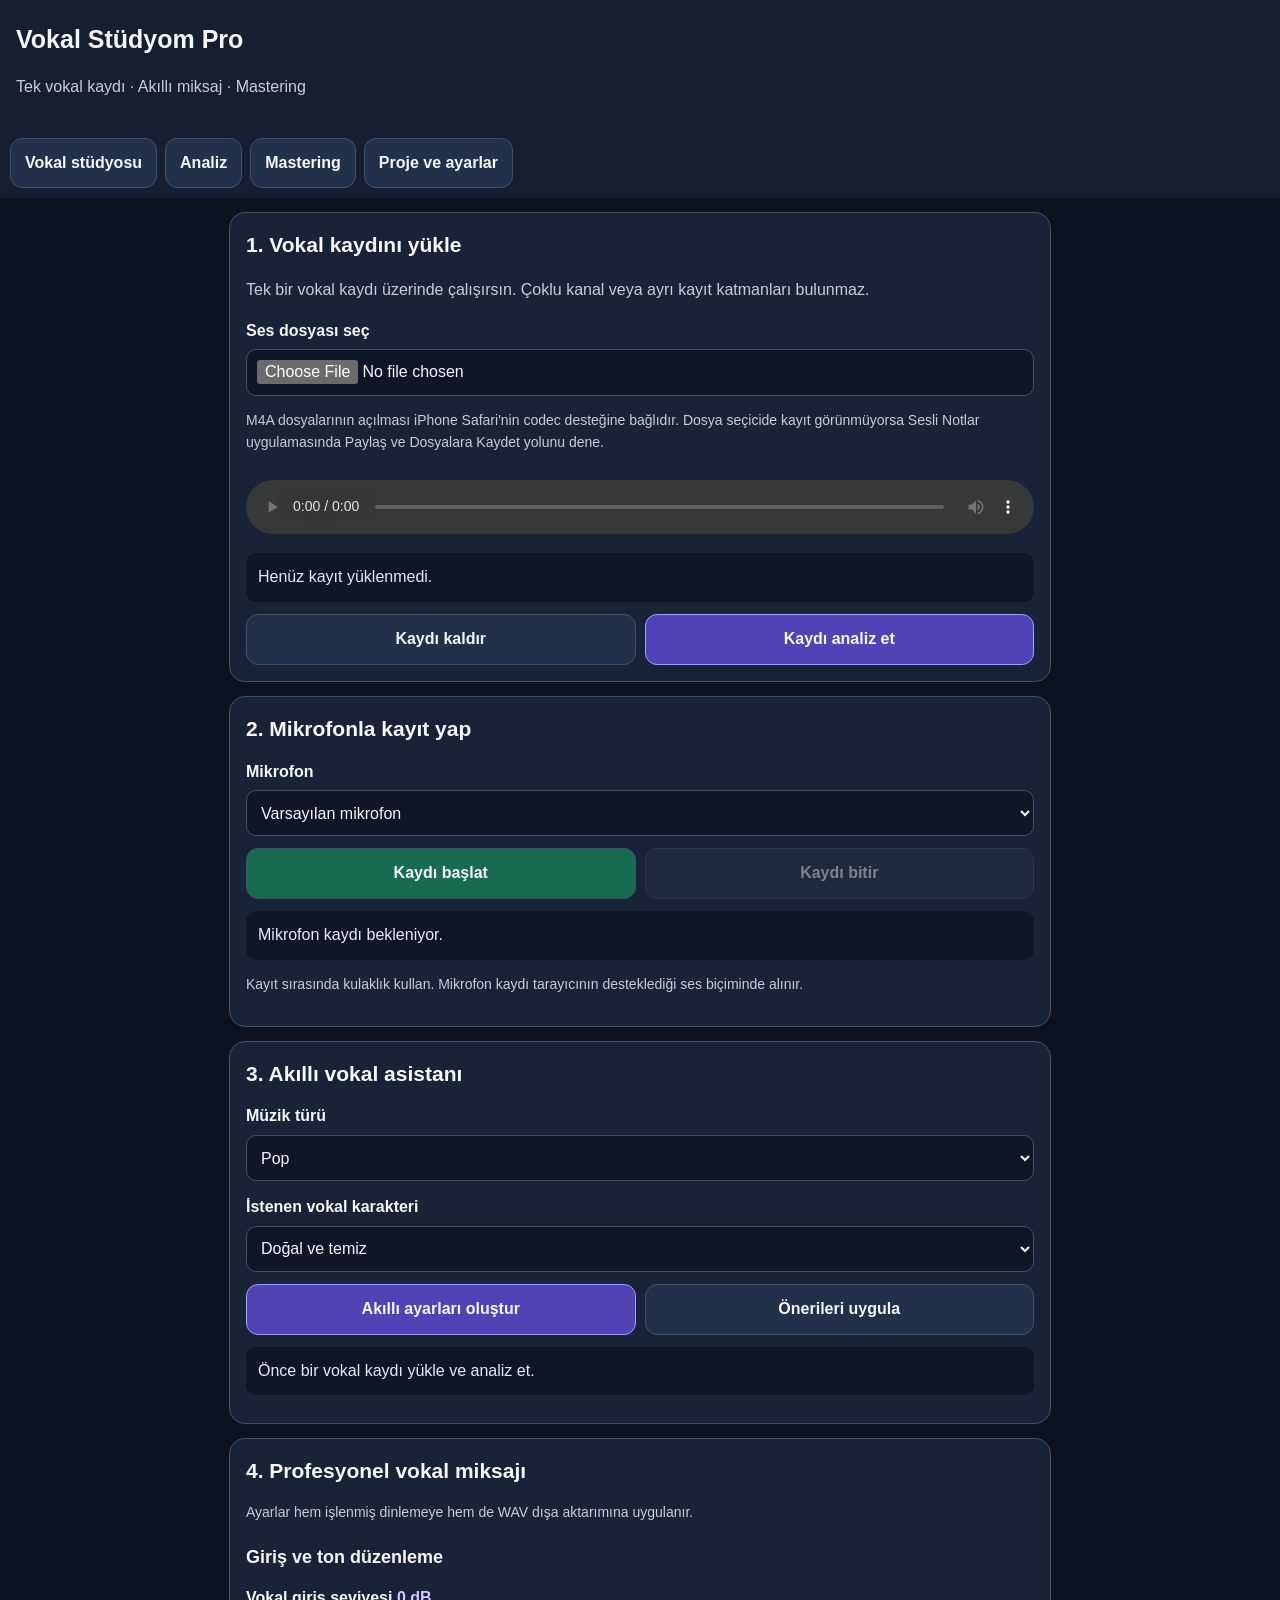
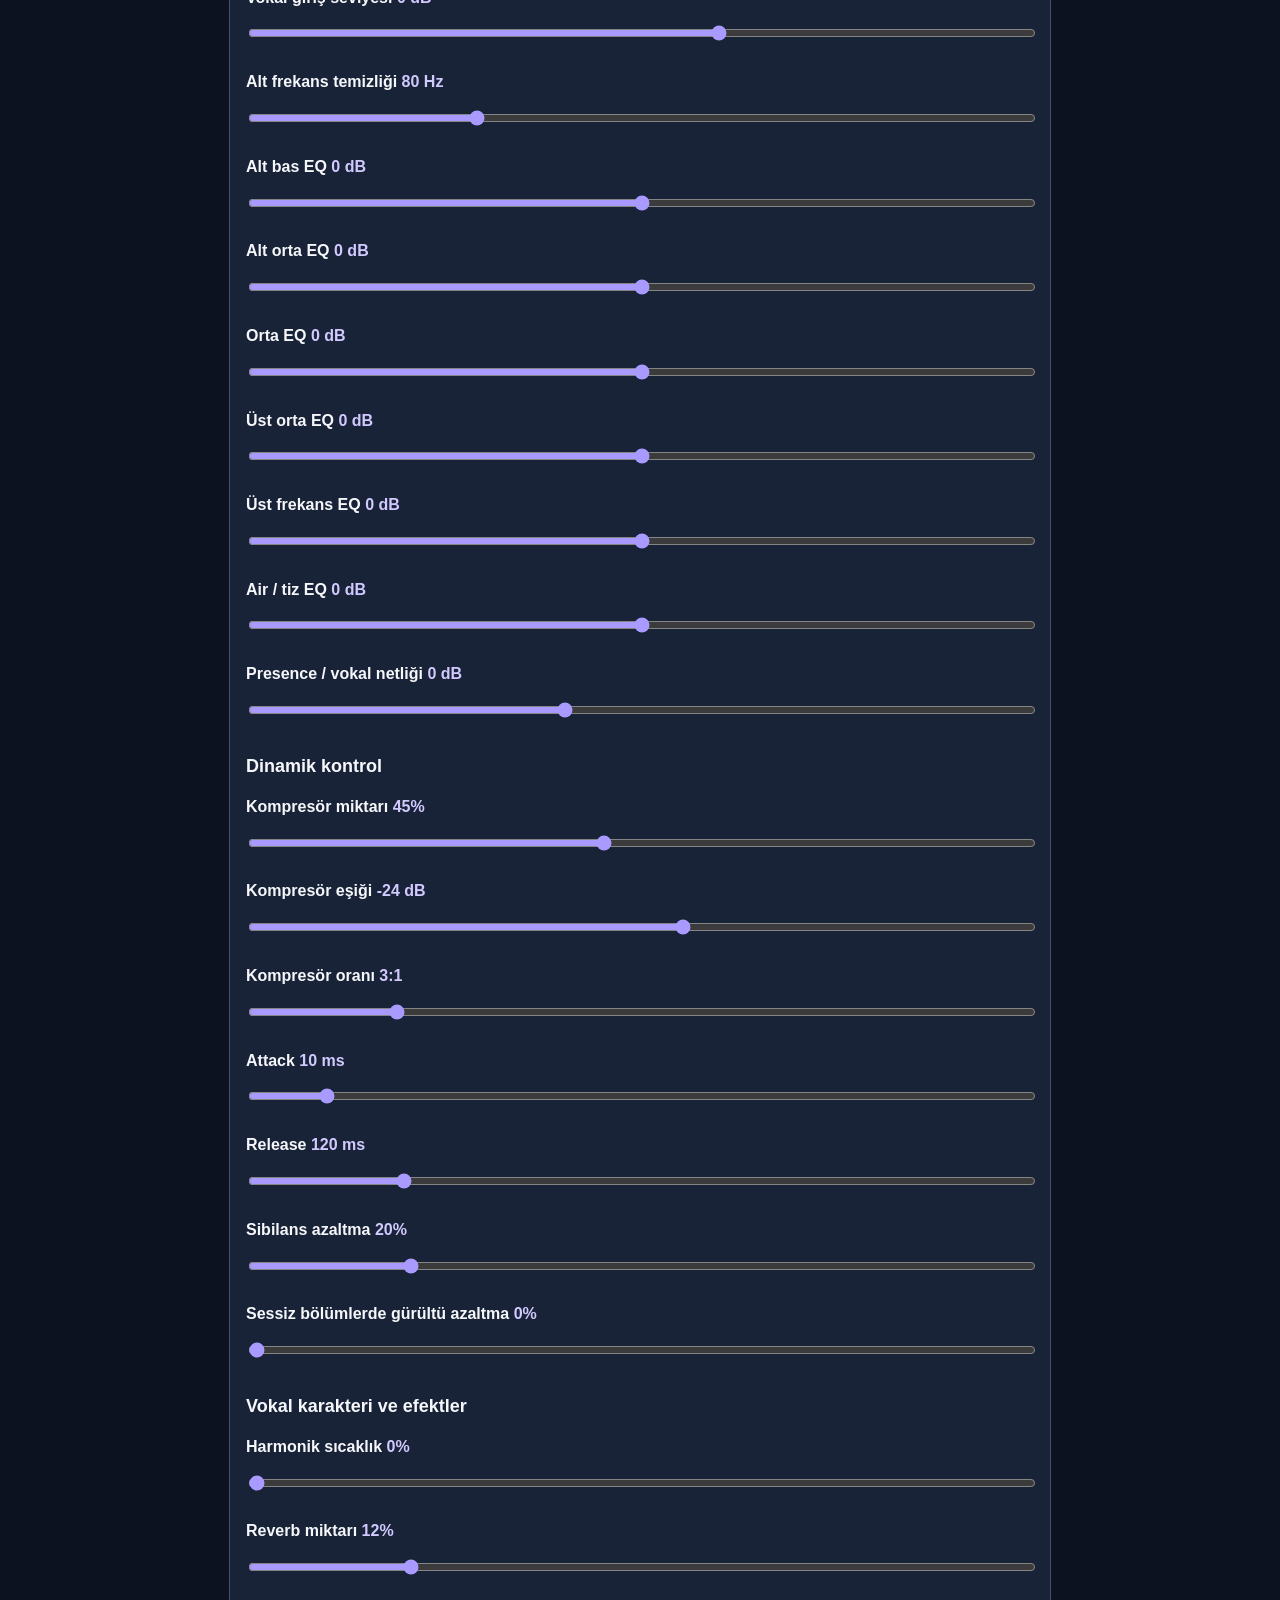
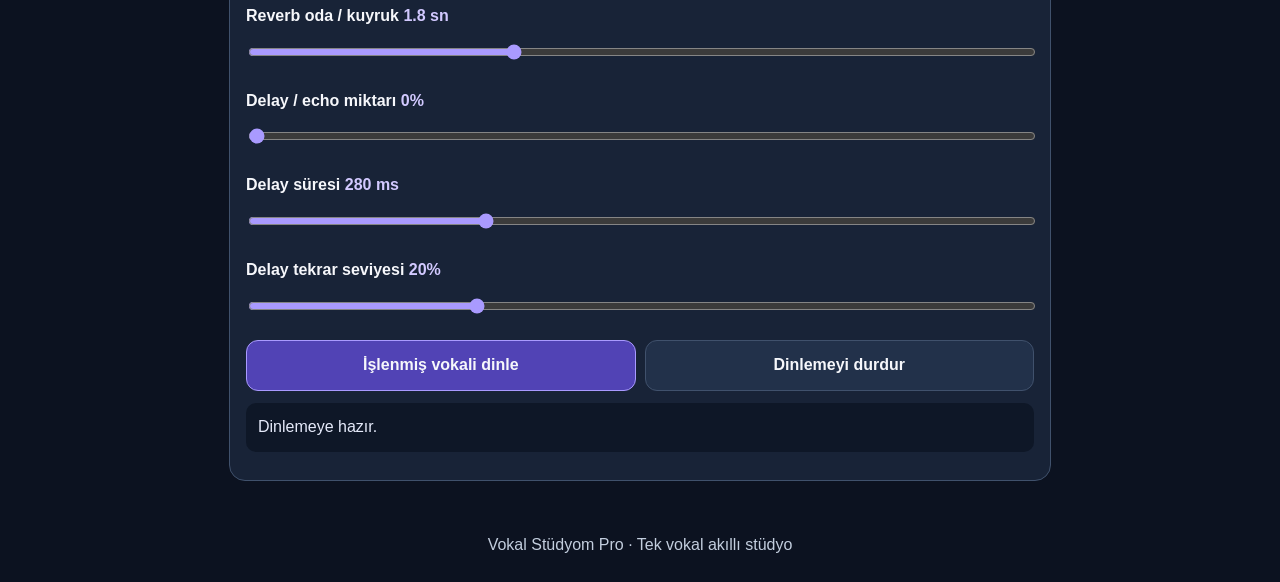
<file: index.html>
<!doctype html>

<html lang="tr">

<head>

<meta charset="utf-8">

<meta name="viewport" content="width=device-width,initial-scale=1,maximum-scale=1">

<meta name="theme-color" content="#101522">

<meta name="description" content="Tek vokal kaydı için akıllı miksaj ve mastering stüdyosu">

<link rel="manifest" href="./manifest.json">

<title>Vokal Stüdyom Pro</title>

<style>

:root{color-scheme:dark;--bg:#0c1220;--panel:#182337;--panel2:#22314a;--line:#40516c;--txt:#f6f7fb;--muted:#c3cede;--accent:#a99aff}

*{box-sizing:border-box}

body{margin:0;background:var(--bg);color:var(--txt);font:16px/1.55 -apple-system,BlinkMacSystemFont,"Segoe UI",sans-serif}

header{padding:20px 16px 12px;background:#151f31}

h1{font-size:25px;margin:0}

h2{font-size:21px;margin:0 0 12px}

h3{font-size:18px;margin:20px 0 8px}

p{color:var(--muted)}

nav{display:flex;gap:8px;overflow-x:auto;padding:10px;background:#151f31;position:sticky;top:0;z-index:5}

button,select,input{font:inherit}
 button{background:var(--panel2);color:var(--txt);border:1px solid var(--line);border-radius:12px;padding:12px 14px;min-height:48px;font-weight:650}

button.primary{background:#5143b5;border-color:#a99aff}

button.good{background:#176b50}

button:disabled{opacity:.45}

button:focus-visible,input:focus-visible,select:focus-visible{outline:3px solid #d5ccff;outline-offset:3px}

main{max-width:850px;margin:auto;padding:14px}

section{display:none}

section.active{display:block}

.panel{background:var(--panel);border:1px solid var(--line);border-radius:16px;padding:16px;margin-bottom:14px}

label{display:block;font-weight:650;margin:14px 0 6px}

input,select{width:100%;min-height:46px;padding:10px;border:1px solid var(--line);border-radius:10px;background:#0e1727;color:var(--txt)}

input[type=range]{padding:0;accent-color:var(--accent);min-height:30px}

input[type=file]{height:auto}

.row{display:flex;flex-wrap:wrap;gap:9px;margin-top:12px}

.row button{flex:1}
 .status{background:#0e1727;border-radius:10px;padding:12px;margin:12px 0;min-height:46px;color:#e5eafa}

.subtle{font-size:14px;color:var(--muted)}

.value{color:#d2c9ff;font-variant-numeric:tabular-nums}

.grid{display:grid;grid-template-columns:1fr 1fr;gap:10px}

.metric{background:#0e1727;padding:12px;border-radius:10px}

.metric strong{display:block;font-size:20px}

audio{width:100%;margin-top:12px}

.warning{border-left:4px solid #d49b36;padding:10px;background:#292315;border-radius:8px;color:#fff0cc}

footer{text-align:center;padding:24px;color:var(--muted)}

@media(max-width:560px){.grid{grid-template-columns:1fr}}

</style>

</head>

<body>

<header>

<h1>Vokal Stüdyom Pro</h1>

<p>Tek vokal kaydı · Akıllı miksaj · Mastering</p>

</header>

<nav aria-label="Stüdyo bölümleri">

<button data-page="studio">Vokal stüdyosu</button>

<button data-page="analysis">Analiz</button>

<button data-page="master">Mastering</button>

<button data-page="projects">Proje ve ayarlar</button>
 </nav>

<main>

<section id="studio" class="active">

<div class="panel">

<h2>1. Vokal kaydını yükle</h2>

<p>Tek bir vokal kaydı üzerinde çalışırsın. Çoklu kanal veya ayrı kayıt katmanları bulunmaz.</p>

<label for="audioFile">Ses dosyası seç</label>

<input id="audioFile" type="file" accept="audio/*,.m4a,.mp3,.wav,.aac,.caf,.aif,.aiff,.ogg,.flac">

<p class="subtle">M4A dosyalarının açılması iPhone Safari'nin codec desteğine bağlıdır. Dosya seçicide kayıt görünmüyorsa Sesli Notlar uygulamasında Paylaş ve Dosyalara Kaydet yolunu dene.</p>

<audio id="sourcePlayer" controls preload="metadata" aria-label="Yüklenen orijinal vokal kaydı"></audio>

<div id="fileStatus" class="status" role="status" aria-live="polite">Henüz kayıt yüklenmedi.</div>

<div class="row">

<button id="clearAudio">Kaydı kaldır</button>

<button id="analyse" class="primary">Kaydı analiz et</button>

</div>

</div>

<div class="panel">

<h2>2. Mikrofonla kayıt yap</h2>

<label for="micSelect">Mikrofon</label>
 <select id="micSelect"><option value="">Varsayılan mikrofon</option></select>

<div class="row">

<button id="recordStart" class="good">Kaydı başlat</button>

<button id="recordStop" disabled>Kaydı bitir</button>

</div>

<div id="recordStatus" class="status" role="status" aria-live="polite">Mikrofon kaydı bekleniyor.</div>

<p class="subtle">Kayıt sırasında kulaklık kullan. Mikrofon kaydı tarayıcının desteklediği ses biçiminde alınır.</p>

</div>

<div class="panel">

<h2>3. Akıllı vokal asistanı</h2>

<label for="genre">Müzik türü</label>

<select id="genre">

<option value="pop">Pop</option>

<option value="rap">Rap</option>

<option value="arabesk">Arabesk / fantezi</option>

<option value="turku">Türkü / halk müziği</option>

<option value="rock">Rock</option>

<option value="acoustic">Akustik</option>

<option value="spoken">Konuşma</option>

</select>

<label for="character">İstenen vokal karakteri</label>

<select id="character">

<option value="natural">Doğal ve temiz</option> 
<option value="warm">Sıcak ve dolgun</option>

<option value="forward">Önde ve parlak</option>

<option value="power">Güçlü ve sıkı</option>

<option value="soft">Yumuşak</option>

</select>

<div class="row">

<button id="smartSuggest" class="primary">Akıllı ayarları oluştur</button>

<button id="smartApply">Önerileri uygula</button>

</div>

<div id="smartStatus" class="status" role="status" aria-live="polite">Önce bir vokal kaydı yükle ve analiz et.</div>

</div>

<div class="panel">

<h2>4. Profesyonel vokal miksajı</h2>

<p class="subtle">Ayarlar hem işlenmiş dinlemeye hem de WAV dışa aktarımına uygulanır.</p>

<h3>Giriş ve ton düzenleme</h3>

<label for="inputGain">Vokal giriş seviyesi <output id="inputGainV" class="value">0 dB</output></label>

<input id="inputGain" type="range" min="-18" max="12" step=".5" value="0">

<label for="highpass">Alt frekans temizliği <output id="highpassV" class="value">80 Hz</output></label>

<input id="highpass" type="range" min="40" max="180" step="5" value="80">

<div id="eqControls"></div>

<label for="presence">Presence / vokal netliği <output id="presenceV" class="value">0 dB</output></label>

<input id="presence" type="range" min="-6" max="9" step=".5" value="0">

<h3>Dinamik kontrol</h3>

<label for="compAmount">Kompresör miktarı <output id="compAmountV" class="value">45%</output></label>

<input id="compAmount" type="range" min="0" max="100" value="45">

<label for="compThreshold">Kompresör eşiği <output id="compThresholdV" class="value">-24 dB</output></label>

<input id="compThreshold" type="range" min="-50" max="-3" value="-24">

<label for="compRatio">Kompresör oranı <output id="compRatioV" class="value">3:1</output></label>

<input id="compRatio" type="range" min="1" max="12" step=".5" value="3">

<label for="attack">Attack <output id="attackV" class="value">10 ms</output></label>

<input id="attack" type="range" min="1" max="100" value="10">

<label for="release">Release <output id="releaseV" class="value">120 ms</output></label>

<input id="release" type="range" min="30" max="500" value="120">

<label for="deess">Sibilans azaltma <output id="deessV" class="value">20%</output></label>

<input id="deess" type="range" min="0" max="100" value="20">

<label for="gate">Sessiz bölümlerde gürültü azaltma <output id="gateV" class="value">0%</output></label>

<input id="gate" type="range" min="0" max="100" value="0">

<h3>Vokal karakteri ve efektler</h3>

<label for="saturation">Harmonik sıcaklık <output id="saturationV" class="value">0%</output></label>

<input id="saturation" type="range" min="0" max="100" value="0">

<label for="reverb">Reverb miktarı <output id="reverbV" class="value">12%</output></label>

<input id="reverb" type="range" min="0" max="60" value="12">

<label for="room">Reverb oda / kuyruk <output id="roomV" class="value">1.8 sn</output></label>

<input id="room" type="range" min=".2" max="5" step=".1" value="1.8">

<label for="delay">Delay / echo miktarı <output id="delayV" class="value">0%</output></label>

<input id="delay" type="range" min="0" max="60" value="0">

<label for="delayTime">Delay süresi <output id="delayTimeV" class="value">280 ms</output></label>

<input id="delayTime" type="range" min="60" max="800" step="10" value="280">

<label for="delayFeedback">Delay tekrar seviyesi <output id="delayFeedbackV" class="value">20%</output></label>

<input id="delayFeedback" type="range" min="0" max="70" value="20">

<div class="row">

<button id="preview" class="primary">İşlenmiş vokali dinle</button>

<button id="stopPreview">Dinlemeyi durdur</button>

</div>

<div id="playStatus" class="status" role="status" aria-live="polite">Dinlemeye hazır.</div>

</div>

</section>

<section id="analysis">

<div class="panel">

<h2>Vokal analiz raporu</h2>

<p>Bu analiz yüklediğin sesin gerçek örneklerinden RMS, tepe seviyesi, dinamik aralık ve clipping tahmini çıkarır.</p>

<div class="grid">

<div class="metric"><small>RMS seviyesi</small><strong id="rms">—</strong></div>

<div class="metric"><small>Tepe seviyesi</small><strong id="peak">—</strong></div>

<div class="metric"><small>Dinamik aralık tahmini</small><strong id="crest">—</strong></div>

<div class="metric"><small>Clipping örnekleri</small><strong id="clipping">—</strong></div>

<div class="metric"><small>Kayıt süresi</small><strong id="duration">—</strong></div>

<div class="metric"><small>Örnekleme hızı</small><strong id="sampleRateInfo">—</strong></div>

</div>

<div id="analysisReport" class="status" role="status" aria-live="polite">Analiz için önce bir kayıt yükle.</div>

<div class="warning">

Akıllı asistan, ölçülen ses özelliklerinden ve seçtiğin müzik türünden hareketle DSP başlangıç ayarları oluşturur. Bu sürüm bulut tabanlı veya eğitilmiş bir yapay zekâ modeli değildir. Gerçek Auto-Tune, gelişmiş pitch correction ve formant düzeltme henüz uygulanmamıştır.

</div>

</div>

</section>

<section id="master">

<div class="panel">

<h2>Mastering ve son seviye</h2>

<label for="masterTarget">Hedef ortalama ses seviyesi</label>

<select id="masterTarget">

<option value="-16">-16 dBFS RMS hedefi</option>

<option value="-14" selected>-14 dBFS RMS hedefi</option>

<option value="-12">-12 dBFS RMS hedefi</option>

<option value="-9">-9 dBFS RMS hedefi</option>

</select>

<label for="limiterCeiling">Limiter çıkış tavanı <output id="limiterCeilingV" class="value">-1 dB</output></label>

<input id="limiterCeiling" type="range" min="-6" max="0" step=".1" value="-1">

<label for="fadeIn">Başlangıç fade süresi <output id="fadeInV" class="value">0 sn</output></label>

<input id="fadeIn" type="range" min="0" max="5" step=".1" value="0">

<label for="fadeOut">Bitiş fade süresi <output id="fadeOutV" class="value">0 sn</output></label>

<input id="fadeOut" type="range" min="0" max="8" step=".1" value="0">

<label for="exportRate">Dışa aktarma örnekleme hızı</label>

<select id="exportRate">

<option value="44100">44.1 kHz</option>

<option value="48000" selected>48 kHz</option>

</select>

<label for="bitDepth">WAV bit derinliği</label>

<select id="bitDepth">

<option value="16">16 bit PCM</option>

<option value="24" selected>24 bit PCM</option>

</select>

<div class="row">

<button id="exportWav" class="primary">Master WAV dosyasını oluştur</button>

</div>

<div id="exportStatus" class="status" role="status" aria-live="polite">Dışa aktarmaya hazır.</div>

<p class="subtle">Hedef seviye RMS normalizasyonu ile yaklaşık olarak ayarlanır. Bu işlem LUFS ölçümü değildir. Gerçek True Peak oversampling ve yayın standardı doğrulaması yapılmaz. MP3 kodlama bu sürümde bulunmaz.</p>

</div>

</section>

<section id="projects">

<div class="panel">

<h2>Proje ayarları</h2>

<label for="projectName">Proje adı</label>

<input id="projectName" value="Yeni Vokal Projesi">

<div class="row">

<button id="saveProject" class="primary">Ayarları cihaza kaydet</button>

<button id="loadProject">Ayarları yükle</button>

<button id="downloadProject">Ayar dosyasını indir</button>

</div>

<div id="projectStatus" class="status" role="status" aria-live="polite">Proje hazır.</div>

</div>

<div class="panel">

<h2>Önemli bilgiler</h2>

<p>Ses dosyaları bu tarayıcıda işlenir; harici bir sunucuya gönderilmez. Proje kaydı bu aşamada ses dosyasını değil, yalnızca ayarları saklar.</p>

<p>Uzun kayıtlar iPhone belleğini zorlayabilir. Büyük dosyaları işlerken Safari'yi kapatma.</p>

</div>

</section>

</main>

<footer>Vokal Stüdyom Pro · Tek vokal akıllı stüdyo</footer>

<script>

"use strict";

const $ = id => document.getElementById(id);

let audioBuffer = null;

let fileUrl = null;

let previewContext = null;

let previewSource = null;

let mediaStream = null;

let mediaRecorder = null;

let recordingChunks = [];

let smartSettings = null;

const eqBands = [

 ["eqLow","Alt bas",90,"lowshelf"],

 ["eqLowMid","Alt orta",250,"peaking"],

 ["eqMid","Orta",700,"peaking"],

 ["eqHighMid","Üst orta",2500,"peaking"],

 ["eqPresence","Üst frekans",4500,"peaking"],

 ["eqAir","Air / tiz",10000,"highshelf"]

];

function say(id,message){$(id).textContent=message}

function showPage(id){

 document.querySelectorAll("main section").forEach(s=>s.classList.remove("active"));

 $(id).classList.add("active");

 const heading=$(id).querySelector("h2");

 if(heading){heading.setAttribute("tabindex","-1");heading.focus()}

}

document.querySelectorAll("[data-page]").forEach(button=>{

 button.addEventListener("click",()=>showPage(button.dataset.page));

});

function createEQControls(){

 const host=$("eqControls");

 eqBands.forEach(([id,name])=>{

  const label=document.createElement("label");

  label.htmlFor=id;

  label.textContent=name+" EQ ";

  const output=document.createElement("output");

  output.id=id+"V";

  output.className="value";

  output.textContent="0 dB";

  label.appendChild(output);

  const input=document.createElement("input");

  input.type="range";

  input.id=id;

  input.min="-12";
   input.max="12";

  input.step=".5";

  input.value="0";

  host.append(label,input);

 });

}

createEQControls();

const rangeSuffix={

 inputGain:" dB",highpass:" Hz",compAmount:"%",compThreshold:" dB",

 compRatio:":1",attack:" ms",release:" ms",deess:"%",gate:"%",

 presence:" dB",saturation:"%",reverb:"%",room:" sn",delay:"%",

 delayTime:" ms",delayFeedback:"%",limiterCeiling:" dB",

 fadeIn:" sn",fadeOut:" sn",

 eqLow:" dB",eqLowMid:" dB",eqMid:" dB",

 eqHighMid:" dB",eqPresence:" dB",eqAir:" dB"

};

function bindRangeLabels(){

 document.querySelectorAll('input[type="range"]').forEach(input=>{

  const output=$(input.id+"V");

  if(!output)return;

  const update=()=>output.textContent=input.value+(rangeSuffix[input.id]||"");

  input.addEventListener("input",update);

  update();

 });

}

bindRangeLabels();

function getSettings(){

 const result={};

 const ids=[

  "inputGain","highpass","compAmount","compThreshold","compRatio",

  "attack","release","deess","gate","presence","saturation",

  "reverb","room","delay","delayTime","delayFeedback",

  "limiterCeiling","fadeIn","fadeOut",

  ...eqBands.map(b=>b[0]),

  "genre","character","masterTarget","exportRate","bitDepth"

 ];

 ids.forEach(id=>{if($(id))result[id]=$(id).value});

 return result;

}

function applySettings(data){

 if(!data)return;

 Object.entries(data).forEach(([id,value])=>{

  if($(id))$(id).value=value;

 });

 bindRangeLabels();

}

function createAudioContext(){

 const AudioContextClass=window.AudioContext||window.webkitAudioContext;

 if(!AudioContextClass)throw new Error("Bu tarayıcı Web Audio desteklemiyor.");

 return new AudioContextClass();

}

async function decodeFile(file){

 const context=createAudioContext();

 try{

  const data=await file.arrayBuffer();

  return await context.decodeAudioData(data);

 }finally{

  await context.close();

 }

}

function formatDuration(seconds){

 const minutes=Math.floor(seconds/60);

 const remaining=Math.floor(seconds%60);

 return minutes+" dakika "+remaining+" saniye";

}

function dbfs(value){

 if(value<=0)return "-∞ dBFS";

 return (20*Math.log10(value)).toFixed(1)+" dBFS";

}

$("audioFile").addEventListener("change",async event=>{

 const file=event.target.files&&event.target.files[0];

 if(!file)return;

 stopPreview();

 say("fileStatus","Dosya okunuyor...");

 try{

  const decoded=await decodeFile(file);

  audioBuffer=decoded;

  if(fileUrl)URL.revokeObjectURL(fileUrl);

  fileUrl=URL.createObjectURL(file);

  $("sourcePlayer").src=fileUrl;

  say("fileStatus",file.name+" yüklendi. Süre: "+formatDuration(decoded.duration));

  say("analysisReport","Dosya yüklendi. Analiz düğmesine basabilirsin.");

 }catch(error){

  audioBuffer=null;

  say("fileStatus","Dosya açılamadı. Safari bu dosyanın ses codec biçimini desteklemiyor olabilir. Ayrıntı: "+error.message);

 }

});

$("clearAudio").addEventListener("click",()=>{

 stopPreview();

 audioBuffer=null;

 $("audioFile").value="";

 $("sourcePlayer").removeAttribute("src");

 $("sourcePlayer").load();

 if(fileUrl)URL.revokeObjectURL(fileUrl);

 fileUrl=null;

 say("fileStatus","Kayıt kaldırıldı.");

 say("analysisReport","Analiz için önce bir kayıt yükle.");

});

function analyseBuffer(buffer){

 const data=buffer.getChannelData(0);

 const step=Math.max(1,Math.floor(data.length/1000000));

 let sum=0,peak=0,clipping=0,count=0;

 for(let i=0;i<data.length;i+=step){

  const value=Math.abs(data[i]);

  sum+=value*value;

  if(value>peak)peak=value;

  if(value>=.999)clipping++;

  count++;

 }

 const rms=Math.sqrt(sum/Math.max(1,count));

 const crest=20*Math.log10(Math.max(peak,1e-8)/Math.max(rms,1e-8));

 return {rms,peak,clipping,clipPercent:clipping/Math.max(1,count)*100,crest};

}

function runAnalysis(){

 if(!audioBuffer){

  say("analysisReport","Önce bir ses dosyası yükle.");

  return null;

 }

 const result=analyseBuffer(audioBuffer);

 $("rms").textContent=dbfs(result.rms);

 $("peak").textContent=dbfs(result.peak);

 $("crest").textContent=result.crest.toFixed(1)+" dB";

 $("clipping").textContent=result.clipping+" örnek ("+result.clipPercent.toFixed(3)+"%)";

 $("duration").textContent=formatDuration(audioBuffer.duration);

 $("sampleRateInfo").textContent=audioBuffer.sampleRate+" Hz";

 let message="Analiz tamamlandı. ";

 if(result.clipPercent>.01)message+="Clipping riski tespit edildi. Giriş seviyesini azaltmayı dene. ";

 if(result.crest>18)message+="Dinamik aralık yüksek. Kontrollü kompresyon yararlı olabilir. ";

 if(result.crest<7)message+="Dinamik aralık düşük. Aşırı kompresyondan kaçın. ";

 if(result.rms<.08)message+="Ortalama kayıt seviyesi düşük olabilir. ";

 say("analysisReport",message);

 return result;

}

$("analyse").addEventListener("click",()=>{

 if(!audioBuffer){say("fileStatus","Önce ses dosyası seç.");return}

 runAnalysis();

 showPage("analysis");

});

function createSmartSettings(){

 if(!audioBuffer){

  say("smartStatus","Önce vokal kaydını yükle.");

  return;

 }

 const analysis=analyseBuffer(audioBuffer);

 const genre=$("genre").value;

 const character=$("character").value;

 const suggested={

  inputGain:Math.max(-6,Math.min(6,Math.round(-20*Math.log10(Math.max(analysis.rms,.01))*.2))),

  highpass:genre==="spoken"?100:80,

  compAmount:analysis.crest>16?58:42,

  compThreshold:-24,

  compRatio:3,

  attack:10,

  release:120,

  deess:25,

  gate:0,

  presence:0,

  saturation:8,

  reverb:genre==="rap"?5:genre==="arabesk"?22:14,

  room:genre==="arabesk"?2.8:1.8,

  delay:genre==="rap"?12:4,

  delayTime:280,

  delayFeedback:20,

  eqLow:0,eqLowMid:0,eqMid:0,eqHighMid:0,eqPresence:0,eqAir:0

 };

 if(character==="warm"){

  suggested.eqLow=1.5;

  suggested.eqLowMid=1;

  suggested.eqAir=-1;

 }

 if(character==="forward"){

  suggested.eqPresence=2;

  suggested.eqAir=1;

  suggested.deess=30;

 }

 if(character==="power"){

  suggested.compAmount=62;

  suggested.compRatio=4;

  suggested.presence=2;

 }

 if(character==="soft"){

  suggested.compAmount=30;

  suggested.reverb=Math.min(35,suggested.reverb+6);

 }

 if(genre==="rap"){

  suggested.compRatio=4;

  suggested.attack=5;

  suggested.release=90;

  suggested.reverb=5;

 }

 if(genre==="turku"){

  suggested.reverb=18;

  suggested.room=2.3;

 }

 if(analysis.clipPercent>.01)suggested.inputGain=Math.min(suggested.inputGain,-3);

 smartSettings=suggested;

 say("smartStatus","Ses seviyesi, dinamik aralık, clipping, müzik türü ve vokal karakterine göre başlangıç ayarları oluşturuldu. Bunları dinleyerek kontrol et.");

}

$("smartSuggest").addEventListener("click",createSmartSettings);

$("smartApply").addEventListener("click",()=>{

 if(!smartSettings){

  say("smartStatus","Önce akıllı ayarları oluştur.");

  return;

 }

 applySettings(smartSettings);

 say("smartStatus","Akıllı başlangıç ayarları uygulandı. Şimdi işlenmiş vokali dinleyebilirsin.");

});

function createImpulse(context,seconds){

 const length=Math.max(1,Math.floor(context.sampleRate*seconds));

 const impulse=context.createBuffer(2,length,context.sampleRate);

 for(let channel=0;channel<2;channel++){

  const data=impulse.getChannelData(channel);

  for(let i=0;i<length;i++){

   data[i]=(Math.random()*2-1)*Math.pow(1-i/length,2.2);

  }

 }

 return impulse;

}

function saturationCurve(amount){

 const length=4096;

 const curve=new Float32Array(length);

 const drive=1+amount*18;

 const denominator=Math.tanh(drive);

 for(let i=0;i<length;i++){

  const x=i*2/length-1;

  curve[i]=Math.tanh(x*drive)/denominator;

 }

 return curve;

}

function createProcessingGraph(context,source,settings,destination){

 let node=source;

 const highpass=context.createBiquadFilter();

 highpass.type="highpass";

 highpass.frequency.value=Number(settings.highpass);

 node.connect(highpass);

 node=highpass;

 eqBands.forEach(([id,,frequency,type])=>{

  const filter=context.createBiquadFilter();

  filter.type=type;

  filter.frequency.value=frequency;

  filter.Q.value=type==="peaking"?1:.7;

  filter.gain.value=Number(settings[id]);

  node.connect(filter);

  node=filter;

 });

 const deesser=context.createBiquadFilter();

 deesser.type="highshelf";

 deesser.frequency.value=6500;

 deesser.gain.value=-Number(settings.deess)*.12;

 node.connect(deesser);

 node=deesser;

 const presence=context.createBiquadFilter();

 presence.type="peaking";

 presence.frequency.value=4200;

 presence.Q.value=1.1;

 presence.gain.value=Number(settings.presence);

 node.connect(presence);

 node=presence;

 const saturation=context.createWaveShaper();

 saturation.curve=saturationCurve(Number(settings.saturation)/100);

 saturation.oversample="4x";

 node.connect(saturation);

 node=saturation;

 const compressor=context.createDynamicsCompressor();

 const amount=Number(settings.compAmount)/100;

 compressor.threshold.value=Number(settings.compThreshold);

 compressor.knee.value=18;

 compressor.ratio.value=1+(Number(settings.compRatio)-1)*amount;

 compressor.attack.value=Number(settings.attack)/1000;

 compressor.release.value=Number(settings.release)/1000;

 node.connect(compressor);

 node=compressor;

 const inputGain=context.createGain();

 inputGain.gain.value=Math.pow(10,Number(settings.inputGain)/20);

 node.connect(inputGain);

 node=inputGain;

 const dry=context.createGain();

 dry.gain.value=1;

 node.connect(dry);

 const mix=context.createGain();

 dry.connect(mix);

 if(Number(settings.reverb)>0){

  const convolver=context.createConvolver();

  convolver.buffer=createImpulse(context,Number(settings.room));

  const wet=context.createGain();

  wet.gain.value=Number(settings.reverb)/100*.55;

  node.connect(convolver);

  convolver.connect(wet);

  wet.connect(mix);

 }

 if(Number(settings.delay)>0){

  const delay=context.createDelay(2);

  const feedback=context.createGain();

  const wet=context.createGain();

  delay.delayTime.value=Number(settings.delayTime)/1000;

  feedback.gain.value=Number(settings.delayFeedback)/100;

  wet.gain.value=Number(settings.delay)/100*.5;

  node.connect(delay);

  delay.connect(feedback);

  feedback.connect(delay);

  delay.connect(wet);

  wet.connect(mix);

 }

 const master=context.createGain();

 mix.connect(master);

 const limiter=context.createDynamicsCompressor();

 limiter.threshold.value=Number(settings.limiterCeiling);

 limiter.knee.value=0;

 limiter.ratio.value=20;

 limiter.attack.value=.001;

 limiter.release.value=.08;

 master.connect(limiter);

 limiter.connect(destination);

 return {master,limiter};

}

function applyNoiseExpansion(buffer,amount){

 if(amount<=0)return buffer;

 const output=new Float32Array(buffer.length);

 const threshold=.001+amount/100*.035;

 const attenuation=.15+amount/100*.75;

 let envelope=0;

 for(let i=0;i<buffer.length;i++){

  const sample=buffer[i];

  envelope=envelope*.995+Math.abs(sample)*.005;

  const gain=envelope<threshold?attenuation:1;

  output[i]=sample*gain;

 }

 return output;

}

function createGatedBuffer(original,amount,context){

 if(amount<=0)return original;

 const channels=Math.min(2,original.numberOfChannels);

 const result=context.createBuffer(channels,original.length,original.sampleRate);

 for(let channel=0;channel<channels;channel++){

  const processed=applyNoiseExpansion(original.getChannelData(channel),amount);

  result.copyToChannel(processed,channel);

 }

 return result;

}

function applyFades(buffer,settings){

 const length=buffer.length;

 const fadeIn=Math.min(length,Math.floor(Number(settings.fadeIn)*buffer.sampleRate));

 const fadeOut=Math.min(length,Math.floor(Number(settings.fadeOut)*buffer.sampleRate));

 for(let channel=0;channel<buffer.numberOfChannels;channel++){

  const data=buffer.getChannelData(channel);

  if(fadeIn>0){

   for(let i=0;i<fadeIn;i++)data[i]*=i/fadeIn;

  }

  if(fadeOut>0){

   for(let i=0;i<fadeOut;i++)data[length-1-i]*=i/fadeOut;

  }

 }

}

function normalizeBuffer(buffer,targetDb,ceilingDb){

 let sum=0,count=0,peak=0;

 for(let channel=0;channel<buffer.numberOfChannels;channel++){

  const data=buffer.getChannelData(channel);

  for(let i=0;i<data.length;i+=4){

   sum+=data[i]*data[i];

   count++;

   peak=Math.max(peak,Math.abs(data[i]));

  }

 }

 const rms=Math.sqrt(sum/Math.max(1,count));

 const currentDb=20*Math.log10(Math.max(rms,1e-8));

 const desiredGain=Math.pow(10,(targetDb-currentDb)/20);

 const maximumGain=Math.pow(10,ceilingDb/20)/Math.max(peak,1e-8);

 const gain=Math.min(desiredGain,maximumGain,8);

 for(let channel=0;channel<buffer.numberOfChannels;channel++){

  const data=buffer.getChannelData(channel);

  for(let i=0;i<data.length;i++)data[i]*=gain;

 }

}

async function renderMaster(){

 if(!audioBuffer)throw new Error("Önce bir vokal kaydı yükle.");

 const settings=getSettings();

 const sampleRate=Number($("exportRate").value);

 const tail=Math.max(Number(settings.room),Number(settings.delayTime)/1000*3);

 const length=Math.ceil((audioBuffer.duration+tail)*sampleRate);

 if(length>sampleRate*240)throw new Error("Bu sürümde en fazla dört dakikalık kayıt dışa aktarılabilir.");

 const Offline=window.OfflineAudioContext||window.webkitOfflineAudioContext;

 if(!Offline)throw new Error("Bu tarayıcı çevrimdışı ses işleme desteği sunmuyor.");

 const channels=Math.min(2,audioBuffer.numberOfChannels);

 const context=new Offline(channels,length,sampleRate);

 const source=context.createBufferSource();

 source.buffer=createGatedBuffer(audioBuffer,Number(settings.gate),context);

 const destination=context.createGain();

 createProcessingGraph(context,source,settings,destination);

 source.start(0);

 const rendered=await context.startRendering();

 applyFades(rendered,settings);

 normalizeBuffer(rendered,Number($("masterTarget").value),Number(settings.limiterCeiling));

 return rendered;

}

function encodeWav(buffer,bits){

 const channels=buffer.numberOfChannels;

 const samples=buffer.length;

 const bytesPerSample=bits/8;

 const dataBytes=samples*channels*bytesPerSample;

 const arrayBuffer=new ArrayBuffer(44+dataBytes);

 const view=new DataView(arrayBuffer);

 function writeText(offset,text){

  for(let i=0;i<text.length;i++)view.setUint8(offset+i,text.charCodeAt(i));

 }

 writeText(0,"RIFF");

 view.setUint32(4,36+dataBytes,true);

 writeText(8,"WAVE");

 writeText(12,"fmt ");

 view.setUint32(16,16,true);

 view.setUint16(20,1,true);

 view.setUint16(22,channels,true);

 view.setUint32(24,buffer.sampleRate,true);

 view.setUint32(28,buffer.sampleRate*channels*bytesPerSample,true);

 view.setUint16(32,channels*bytesPerSample,true);

 view.setUint16(34,bits,true);

 writeText(36,"data");

 view.setUint32(40,dataBytes,true);

 let offset=44;

 for(let i=0;i<samples;i++){

  for(let channel=0;channel<channels;channel++){

   const sample=Math.max(-1,Math.min(1,buffer.getChannelData(channel)[i]));

   if(bits===16){

    view.setInt16(offset,sample<0?sample*32768:sample*32767,true);

   }else{

    let value=Math.round(sample<0?sample*8388608:sample*8388607);

    if(value<0)value+=16777216;

    view.setUint8(offset,value&255);

    view.setUint8(offset+1,(value>>8)&255);

    view.setUint8(offset+2,(value>>16)&255);

   }

   offset+=bytesPerSample;

  }

 }

 return new Blob([arrayBuffer],{type:"audio/wav"});

}

function downloadBlob(blob,filename){

 const url=URL.createObjectURL(blob);

 const link=document.createElement("a");

 link.href=url;

 link.download=filename;

 document.body.appendChild(link);

 link.click();

 link.remove();

 setTimeout(()=>URL.revokeObjectURL(url),60000);

}

function stopPreview(){

 if(previewSource){

  try{previewSource.stop()}catch(error){}

  try{previewSource.disconnect()}catch(error){}

  previewSource=null;

 }

 if(previewContext){

  const old=previewContext;

  previewContext=null;

  old.close().catch(()=>{});

 }

}

$("preview").addEventListener("click",async()=>{

 if(!audioBuffer){

  say("playStatus","Önce vokal kaydı yükle.");

  return;

 }

 stopPreview();

 try{

  const context=createAudioContext();

  previewContext=context;

  await context.resume();

  const source=context.createBufferSource();

  source.buffer=createGatedBuffer(audioBuffer,Number($("gate").value),context);

  createProcessingGraph(context,source,getSettings(),context.destination);

  previewSource=source;

  source.onended=()=>{

   if(previewSource===source){

    previewSource=null;

    const old=previewContext;

    previewContext=null;

    if(old)old.close().catch(()=>{});

    say("playStatus","İşlenmiş vokal tamamlandı.");

   }

  };

  source.start(0);

  say("playStatus","İşlenmiş vokal çalıyor.");

 }catch(error){

  say("playStatus","Dinleme başlatılamadı: "+error.message);

 }

});

$("stopPreview").addEventListener("click",()=>{

 stopPreview();

 say("playStatus","Dinleme durduruldu.");

});

$("exportWav").addEventListener("click",async()=>{

 if(!audioBuffer){

  say("exportStatus","Önce vokal kaydı yükle.");

  return;

 }

 const button=$("exportWav");

 button.disabled=true;

 say("exportStatus","Vokal işleniyor. Dosya uzunluğuna göre biraz beklemen gerekebilir.");

 try{

  const rendered=await renderMaster();

  const blob=encodeWav(rendered,Number($("bitDepth").value));

  downloadBlob(blob,"vokal-studyom-master.wav");

  say("exportStatus","Master WAV dosyası oluşturuldu. İndirme başlatıldı.");

 }catch(error){

  say("exportStatus","Dışa aktarma başarısız: "+error.message);

 }finally{

  button.disabled=false;

 }

});

async function listMicrophones(){

 if(!navigator.mediaDevices||!navigator.mediaDevices.enumerateDevices)return;

 try{

  const devices=await navigator.mediaDevices.enumerateDevices();

  const select=$("micSelect");

  const previous=select.value;

  select.innerHTML='<option value="">Varsayılan mikrofon</option>';

  let number=0;

  devices.filter(device=>device.kind==="audioinput").forEach(device=>{

   number++;

   const option=document.createElement("option");

   option.value=device.deviceId;

   option.textContent=device.label||"Mikrofon "+number;

   select.appendChild(option);

  });

  select.value=previous;

 }catch(error){}

}

async function requestMicrophone(){

 if(!navigator.mediaDevices||!navigator.mediaDevices.getUserMedia){

  throw new Error("Bu tarayıcı mikrofon erişimini desteklemiyor.");

 }

 const deviceId=$("micSelect").value;

 const constraints=deviceId

  ?{audio:{deviceId:{exact:deviceId}}}

  :{audio:{echoCancellation:false,noiseSuppression:false,autoGainControl:false}};

 return navigator.mediaDevices.getUserMedia(constraints);

}

$("recordStart").addEventListener("click",async()=>{

 if(mediaRecorder&&mediaRecorder.state==="recording")return;

 try{

  mediaStream=await requestMicrophone();

  const supportedTypes=["audio/mp4","audio/webm;codecs=opus","audio/webm"];

  const selectedType=supportedTypes.find(type=>MediaRecorder.isTypeSupported(type));

  mediaRecorder=selectedType

   ?new MediaRecorder(mediaStream,{mimeType:selectedType})

   :new MediaRecorder(mediaStream);

  const activeRecorder=mediaRecorder;

  recordingChunks=[];

  activeRecorder.ondataavailable=event=>{

   if(event.data&&event.data.size)recordingChunks.push(event.data);

  };

  activeRecorder.onstop=async()=>{

   const blob=new Blob(recordingChunks,{type:activeRecorder.mimeType||"audio/webm"});

   const extension=blob.type.includes("mp4")?"m4a":"webm";

   try{

    const file=new File([blob],"vokal-kaydi."+extension,{type:blob.type});

    const decoded=await decodeFile(file);

    audioBuffer=decoded;

    if(fileUrl)URL.revokeObjectURL(fileUrl);

    fileUrl=URL.createObjectURL(blob);

    $("sourcePlayer").src=fileUrl;

    say("fileStatus","Yeni mikrofon kaydı yüklendi. Süre: "+formatDuration(decoded.duration));

    say("recordStatus","Kayıt tamamlandı. Vokal stüdyoya yüklendi.");

   }catch(error){

    say("recordStatus","Kayıt alındı ancak tarayıcı bu kayıt biçimini açamadı: "+error.message);

   }

   if(mediaStream){

    mediaStream.getTracks().forEach(track=>track.stop());

    mediaStream=null;

   }

   $("recordStart").disabled=false;

   $("recordStop").disabled=true;

  };

  activeRecorder.start(250);

  $("recordStart").disabled=true;

  $("recordStop").disabled=false;

  say("recordStatus","Kayıt devam ediyor. Bitirmek için Kaydı bitir düğmesine bas.");

 }catch(error){

  say("recordStatus","Mikrofon başlatılamadı: "+error.message);

  $("recordStart").disabled=false;

  $("recordStop").disabled=true;

 }

});

$("recordStop").addEventListener("click",()=>{

 if(mediaRecorder&&mediaRecorder.state==="recording"){
   mediaRecorder.stop();

  say("recordStatus","Kayıt kapatılıyor...");

 }

});

$("saveProject").addEventListener("click",()=>{

 try{

  const project={

   name:$("projectName").value,

   settings:getSettings()

  };

  localStorage.setItem("vokal-studyom-project",JSON.stringify(project));

  say("projectStatus","Proje ayarları bu cihaza kaydedildi.");

 }catch(error){

  say("projectStatus","Kaydetme başarısız: "+error.message);

 }

});

$("loadProject").addEventListener("click",()=>{

 try{

  const saved=localStorage.getItem("vokal-studyom-project");

  if(!saved)throw new Error("Kaydedilmiş proje ayarı bulunamadı.");

  const project=JSON.parse(saved);

  $("projectName").value=project.name||"Vokal Projesi";

  applySettings(project.settings);

  say("projectStatus","Proje ayarları yüklendi.");

 }catch(error){

  say("projectStatus",error.message);

 }

});

$("downloadProject").addEventListener("click",()=>{

 const project={

  name:$("projectName").value,

  settings:getSettings()

 };

 const blob=new Blob([JSON.stringify(project,null,2)],{type:"application/json"});

 downloadBlob(blob,"vokal-studyom-proje.json");

 say("projectStatus","Proje ayar dosyası indirildi. Bu dosya ses kaydını içermez.");

});

window.addEventListener("beforeunload",()=>{

 stopPreview();

 if(mediaStream)mediaStream.getTracks().forEach(track=>track.stop());

 if(fileUrl)URL.revokeObjectURL(fileUrl);

});

if("serviceWorker"in navigator&&location.protocol.startsWith("http")){

 window.addEventListener("load",()=>{

  navigator.serviceWorker.register("./sw.js").catch(()=>{});

 });

}

listMicrophones();

</script>

</body>

</html>
</file>
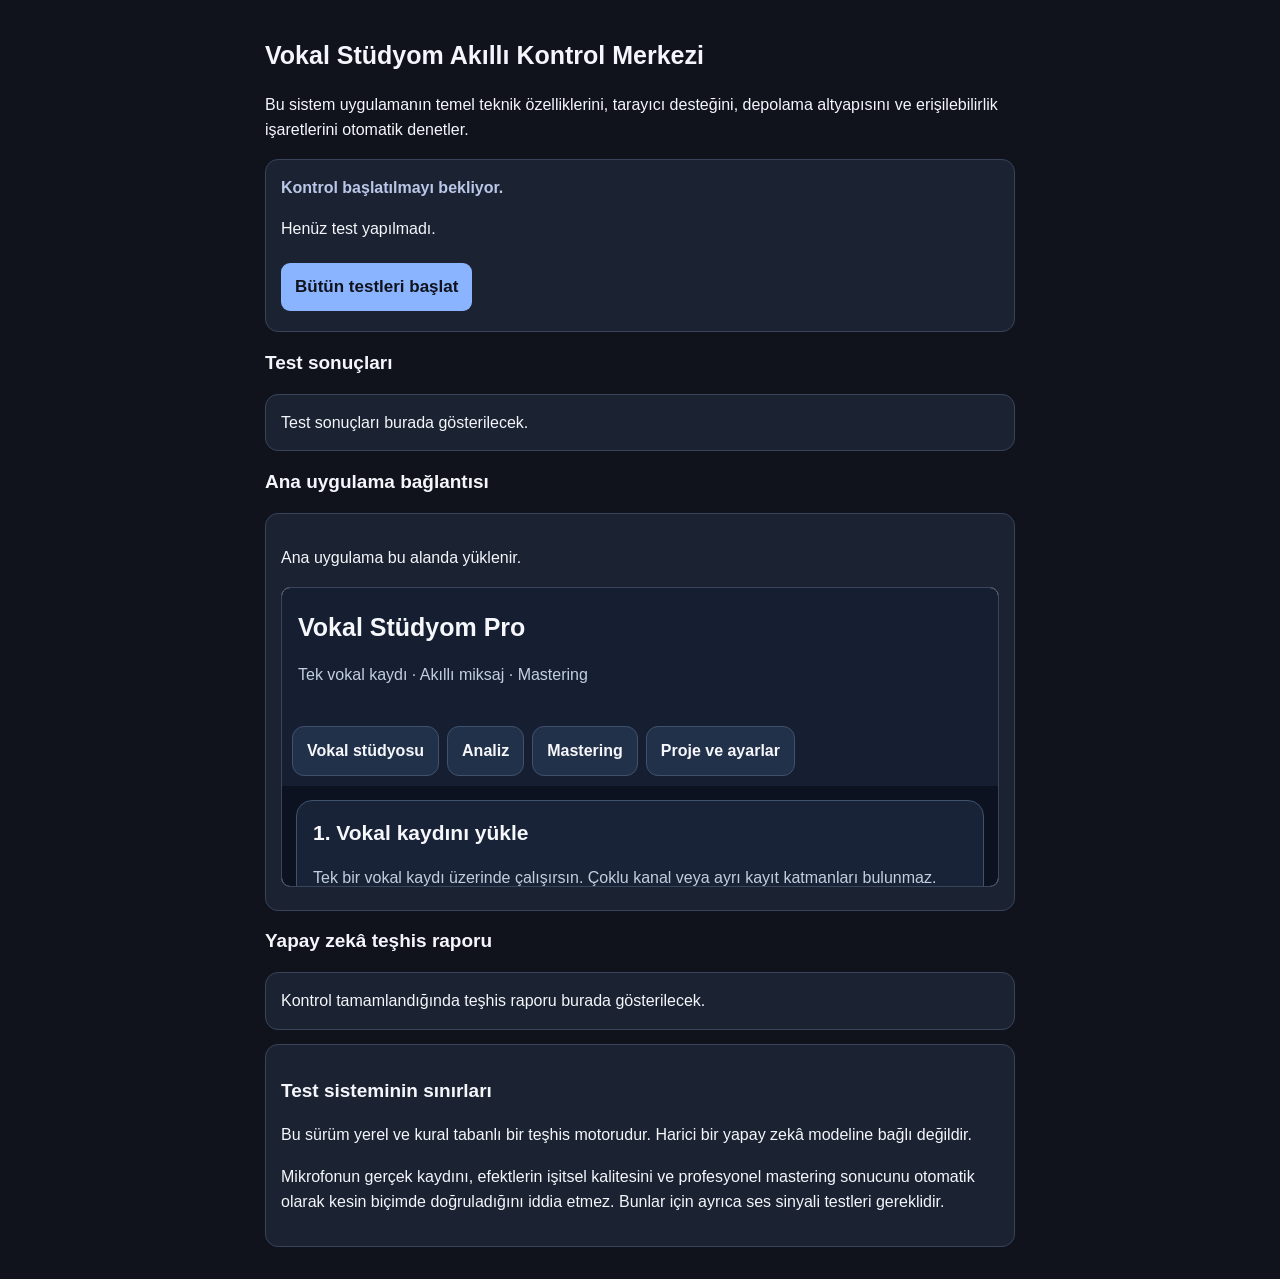
<file: quality-control.html>
<!DOCTYPE html>

<html lang="tr">

<head>

<meta charset="UTF-8">

<meta name="viewport" content="width=device-width,initial-scale=1">

<meta name="theme-color" content="#10131c">

<title>Vokal Stüdyom - Akıllı Kontrol</title>

<style>

*{box-sizing:border-box}

body{margin:0;padding:18px;background:#10131c;color:#f4f6fb;font-family:Arial,sans-serif;line-height:1.6}

main{max-width:750px;margin:auto}

h1{font-size:25px}

h2{font-size:19px}

.panel{background:#1b2231;border:1px solid #39445b;border-radius:13px;padding:15px;margin:14px 0}

button{font-size:17px;font-weight:bold;padding:14px;margin:5px 5px 5px 0;border:0;border-radius:9px;background:#8ab4ff;color:#10131c}

button:focus-visible{outline:3px solid #ffd166}

.status{font-weight:bold}

.pass{color:#79e0a2}

.warn{color:#ffd166}

.fail{color:#ff8c8c}

.pending{color:#b9c8e8}

.item{padding:12px 0;border-bottom:1px solid #39445b}

iframe{width:100%;height:300px;background:white;border:1px solid #39445b;border-radius:9px}
 </style>

</head>

<body>

<main>

<h1>Vokal Stüdyom Akıllı Kontrol Merkezi</h1>

<p>Bu sistem uygulamanın temel teknik özelliklerini, tarayıcı desteğini, depolama altyapısını ve erişilebilirlik işaretlerini otomatik denetler.</p>

<section class="panel" aria-live="polite">

<div id="overall" class="status pending">Kontrol başlatılmayı bekliyor.</div>

<p id="counts">Henüz test yapılmadı.</p>

<button id="run">Bütün testleri başlat</button>

</section>

<h2>Test sonuçları</h2>

<section id="results" class="panel" aria-live="polite">

Test sonuçları burada gösterilecek.

</section>

<h2>Ana uygulama bağlantısı</h2>

<section class="panel">

<p>Ana uygulama bu alanda yüklenir.</p>

<iframe id="appframe" title="Vokal Stüdyom ana uygulaması" src="./index.html"></iframe>

</section>

<h2>Yapay zekâ teşhis raporu</h2>

<section id="advice" class="panel" aria-live="polite">

Kontrol tamamlandığında teşhis raporu burada gösterilecek.

</section>

<section class="panel">

<h2>Test sisteminin sınırları</h2>

<p>Bu sürüm yerel ve kural tabanlı bir teşhis motorudur. Harici bir yapay zekâ modeline bağlı değildir.</p>

<p>Mikrofonun gerçek kaydını, efektlerin işitsel kalitesini ve profesyonel mastering sonucunu otomatik olarak kesin biçimde doğruladığını iddia etmez. Bunlar için ayrıca ses sinyali testleri gereklidir.</p>

</section>

</main>

<script>

"use strict";

const $=id=>document.getElementById(id);

const results=[];

function add(name,state,detail){

 results.push({name,state,detail});

}

async function test(name,fn){

 try{

  const result=await fn();

  add(name,result.state||"pass",result.detail||"Kontrol tamamlandı.");

 }catch(error){

  add(name,"fail",error.message||String(error));

 }

}

function appCheck(){

 const frame=$("appframe");

 try{

  const doc=frame.contentDocument;

  if(!doc||!doc.documentElement){

   return {state:"fail",detail:"Ana uygulama sayfasına erişilemiyor."};

  }

  return {

   state:"pass",

   detail:"Ana sayfa yüklendi. Başlık: "+doc.title+

   ". Etkileşimli öğe sayısı: "+

   doc.querySelectorAll("button,input,select,textarea").length

  };

 }catch(e){

  return {state:"fail",detail:"Ana uygulama incelenemedi: "+e.message};

 }

}

function accessibilityCheck(){

 const doc=$("appframe").contentDocument;

 if(!doc||!doc.body){

  return {state:"warn",detail:"Ana sayfanın içeriği incelenemedi."};

 }

 const controls=[...doc.querySelectorAll(

  "button,input,select,textarea,[role=button]"

 )];

 const unlabeled=controls.filter(el=>{

  const aria=el.getAttribute("aria-label");

  const title=el.getAttribute("title");

  const text=el.innerText||el.textContent||"";

  const labels=el.labels?[...el.labels].length:0;

  return !((aria&&aria.trim())||(title&&title.trim())||

  text.trim()||labels);

 });

 const missingAlt=[...doc.images].filter(

  img=>!img.hasAttribute("alt")

 ).length;

 return {

  state:unlabeled.length||missingAlt?"warn":"pass",

  detail:"İncelenen kontrol: "+controls.length+ 
  ". Etiketsiz kontrol: "+unlabeled.length+

  ". Alt metinsiz görsel: "+missingAlt+

  ". Canlı bildirim alanı: "+

  doc.querySelectorAll("[aria-live]").length

 };

}

async function storageCheck(){

 return new Promise(resolve=>{

  if(!indexedDB){

   resolve({state:"fail",detail:"IndexedDB desteklenmiyor."});

   return;

  }

  const request=indexedDB.open("vokal-test-gecici",1);

  request.onupgradeneeded=()=>{

   const db=request.result;

   if(!db.objectStoreNames.contains("test")){

    db.createObjectStore("test");

   }

  };

  request.onsuccess=()=>{

   request.result.close();

   indexedDB.deleteDatabase("vokal-test-gecici");

   resolve({

    state:"pass",

    detail:"Geçici test veritabanı başarıyla açıldı. Projelerinize dokunulmadı."

   });

  };

  request.onerror=()=>{

   resolve({

    state:"fail",

    detail:"Veritabanı açılamadı."

   });

  };

 });

}

async function audioCheck(){

 const Audio=window.AudioContext||window.webkitAudioContext;

 if(!Audio){

  return {state:"fail",detail:"Web Audio API bulunamadı."};

 }

 const context=new Audio();

 const state=context.state;

 await context.close();

 return {

  state:"pass",

  detail:"Ses motoru oluşturulabiliyor. İlk durum: "+state

 };

}

function render(){

 const passed=results.filter(x=>x.state==="pass").length;

 const warnings=results.filter(x=>x.state==="warn").length;

 const failed=results.filter(x=>x.state==="fail").length;

 $("counts").textContent=

 passed+" başarılı, "+warnings+" uyarı, "+failed+" hata.";

 $("overall").textContent=failed?

 "Kontrol tamamlandı. Hatalar bulundu.":

 warnings?

 "Kontrol tamamlandı. Ek inceleme gerekiyor.":

 "Kontrol tamamlandı.";

 $("overall").className="status "+

 (failed?"fail":warnings?"warn":"pass");

 const container=$("results");

 container.replaceChildren();

 const order={fail:0,warn:1,pass:2};

 results.sort((a,b)=>order[a.state]-order[b.state]);

 for(const result of results){

  const item=document.createElement("div");

  item.className="item";

  const heading=document.createElement("div");

  heading.className="status "+result.state;

  heading.textContent=

  (result.state==="pass"?"BAŞARILI":

   result.state==="warn"?"UYARI":"HATA")+

   " - "+result.name;

  const detail=document.createElement("p");

  detail.textContent=result.detail;

  item.append(heading,detail);

  container.append(item);

 }

 const advice=[];

 if(failed){

  advice.push("Öncelikli işlem: Başarısız testlerdeki teknik sorunlar düzeltilmeli.");

 }

 if(warnings){

  advice.push("Uyarılar: İlgili özellikler ayrıca doğrulanmalı.");

 }

 if(!results.some(x=>x.name==="PWA manifesti"&&x.state==="pass")){

  advice.push("Ana uygulamanın manifest bağlantısı kontrol edilmeli.");

 }

 advice.push("Bu sonuçlar gerçek ses kalitesini veya bütün efektlerin çalışmasını kanıtlamaz.");

 $("advice").replaceChildren();

 advice.forEach(text=>{

  const p=document.createElement("p");

  p.textContent=text;

  $("advice").append(p);

 });

}

async function runTests(){

 results.length=0;

 $("overall").textContent="Testler çalışıyor.";

 $("overall").className="status pending";

 $("results").textContent="Testler yürütülüyor.";

 await new Promise(resolve=>setTimeout(resolve,1000));

 await test("Ana uygulama yüklenmesi",async()=>{

  return appCheck();

 });

 await test("Web Audio API",async()=>{

  return {

   state:window.AudioContext||window.webkitAudioContext?

   "pass":"fail",

   detail:"Tarayıcı ses API desteği kontrol edildi."

  };

 });

 await test("Ses motoru oluşturma",audioCheck);

 await test("Mikrofon erişim API'si",async()=>{

  const supported=navigator.mediaDevices&&

  navigator.mediaDevices.getUserMedia;

  return {

   state:supported?"pass":"fail",

   detail:supported?

   "Mikrofon API mevcut. Gerçek izin istenmedi.":

   "Mikrofon API bulunamadı."

  };

 });

 await test("Ses kayıt API'si",async()=>{

  return {

   state:window.MediaRecorder?"pass":"warn",

   detail:window.MediaRecorder?

   "MediaRecorder destekleniyor.":

   "MediaRecorder desteği bulunamadı."

  };

 });

 await test("Dosya okuma sistemi",async()=>{

  const ok=window.File&&window.FileReader&&window.Blob;

  return {

   state:ok?"pass":"fail",

   detail:ok?

   "Dosya okuma API'leri mevcut.":

   "Dosya okuma API'lerinden biri eksik."

  };

 });

 await test("Video ve Canvas desteği",async()=>{

  const ok=window.HTMLVideoElement&&

  window.HTMLCanvasElement;

  return {

   state:ok?"pass":"fail",

   detail:ok?

   "Video ve Canvas API destekleniyor.":

   "Video veya Canvas desteği eksik."

  };

 });

 await test("Proje depolama sistemi",storageCheck);

 await test("Yerel depolama",async()=>{

  try{

   const key="vokal-test";

   localStorage.setItem(key,"ok");

   const value=localStorage.getItem(key);

   localStorage.removeItem(key);

   return {

    state:value==="ok"?"pass":"fail",

    detail:"Yerel depolama yazma ve okuma kontrol edildi."

   };

  }catch(e){

   return {state:"fail",detail:e.message};

  }

 });

 await test("Çevrimdışı altyapı",async()=>{

  return {

   state:"serviceWorker" in navigator?"pass":"warn",

   detail:"serviceWorker" in navigator?

   "Service Worker API destekleniyor.":

   "Service Worker API bulunamadı."

  };

 });

 await test("İnternet bağlantısı",async()=>{

  return {

   state:navigator.onLine?"pass":"warn",

   detail:navigator.onLine?

   "Tarayıcı çevrimiçi görünüyor.":

   "Tarayıcı çevrimdışı görünüyor."

  };

 });

 await test("VoiceOver erişilebilirlik işaretleri",async()=>{

  return accessibilityCheck();

 });

 await test("PWA manifesti",async()=>{

  const doc=$("appframe").contentDocument;

  const manifest=doc&&doc.querySelector('link[rel="manifest"]');

  return {

   state:manifest?"pass":"warn",

   detail:manifest?

   "Manifest bağlantısı bulundu.":

   "Ana HTML dosyasında manifest bağlantısı bulunamadı."

  };

 });

 render(); 
}

$("run").addEventListener("click",runTests);

</script>

</body>

</html>
</file>
